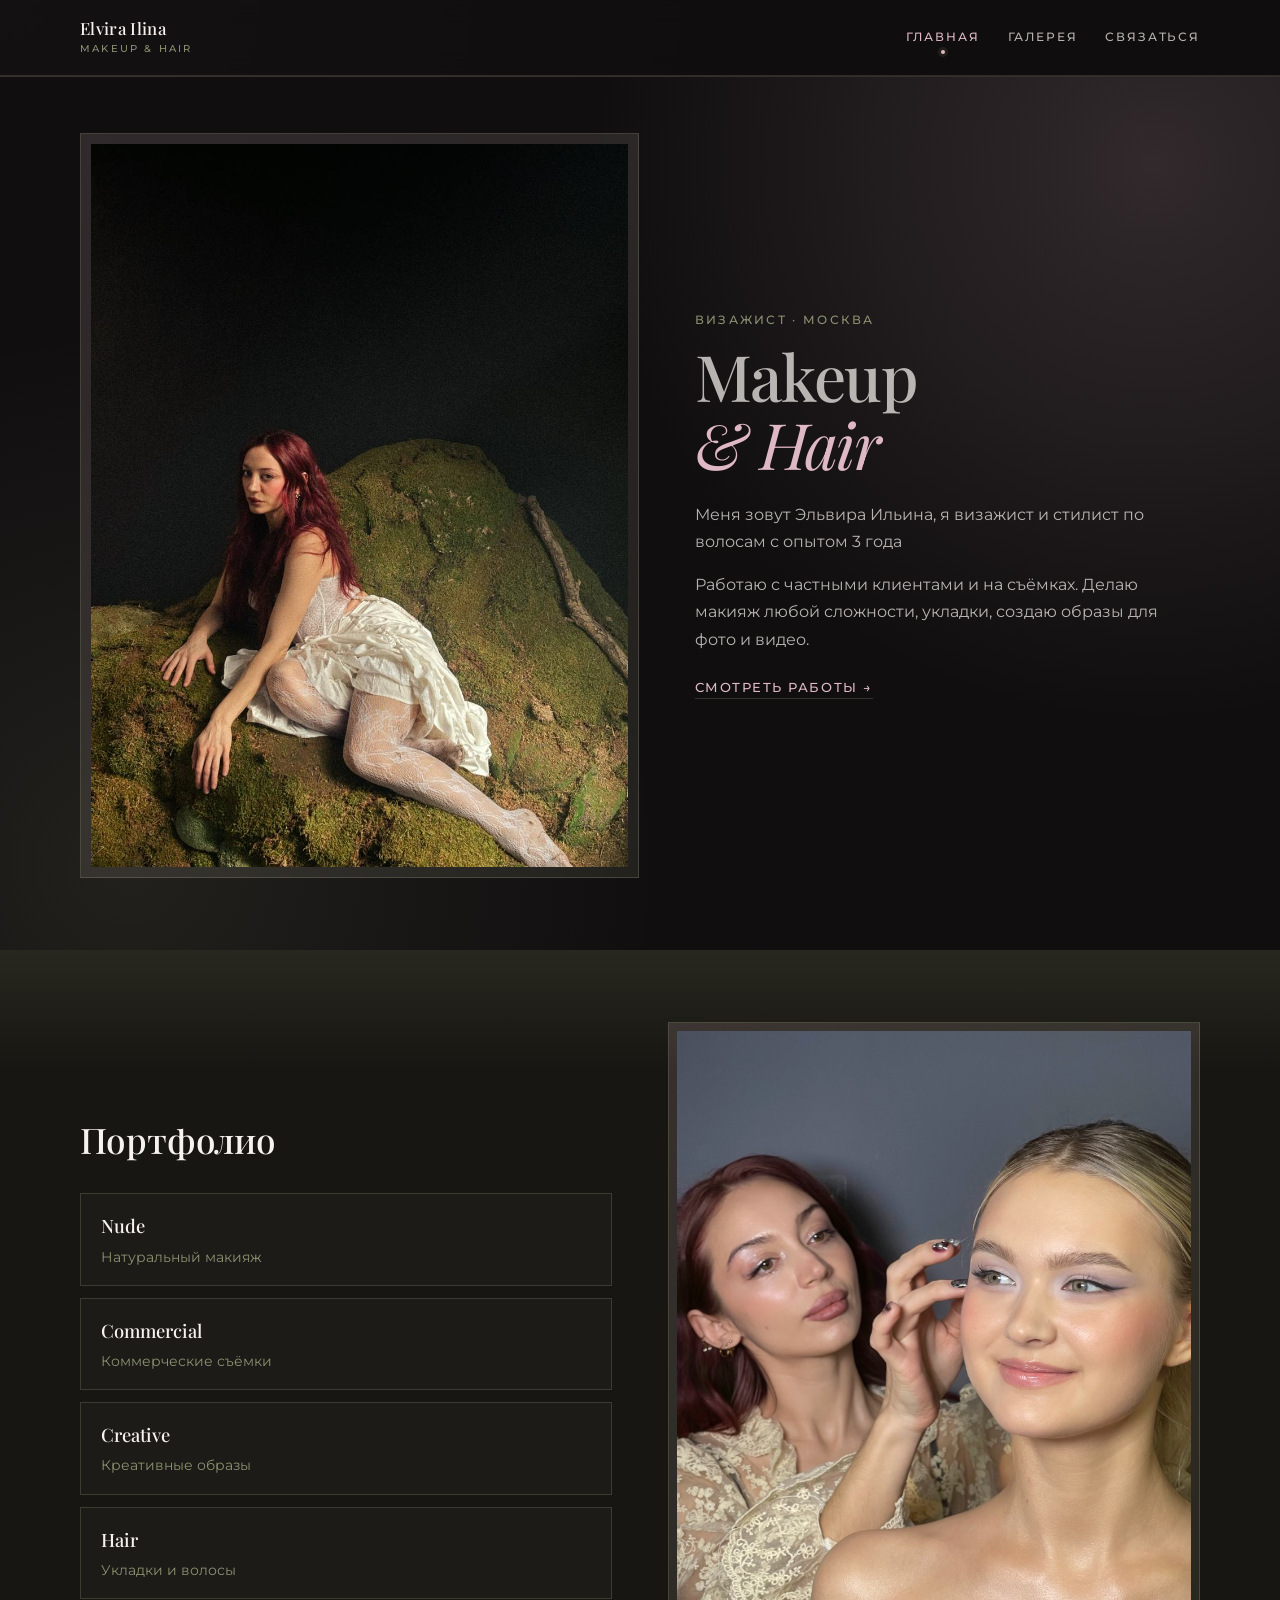
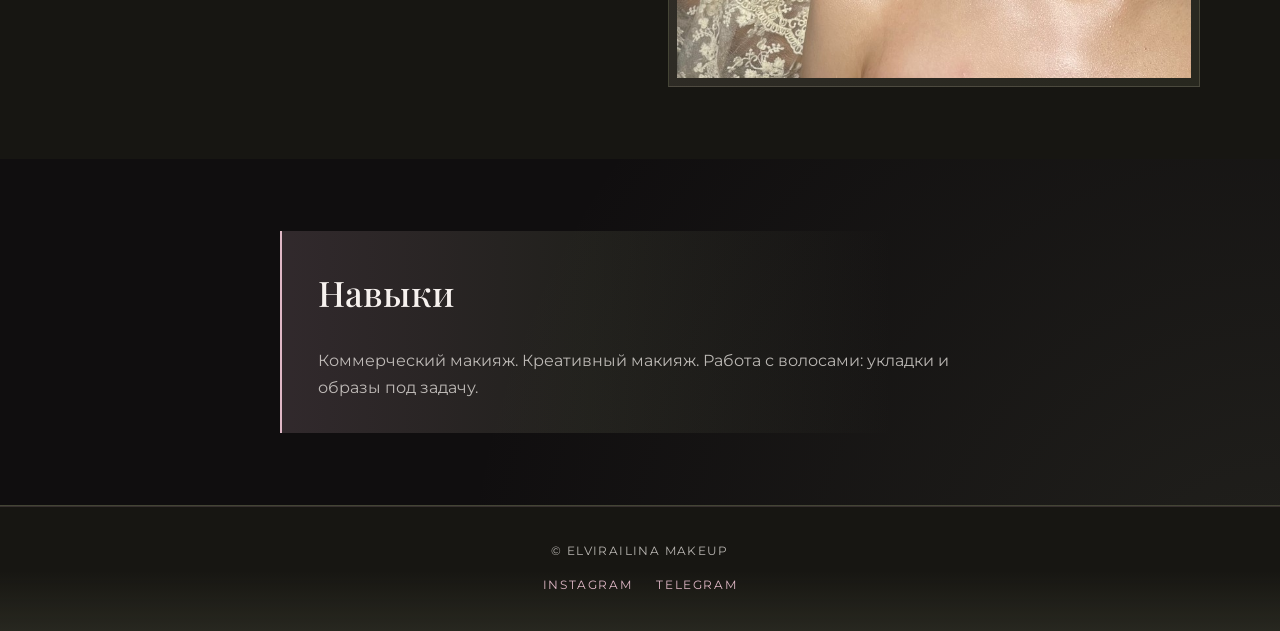
<file: index.html>
<!DOCTYPE html>
<html lang="ru">
<head>
  <meta charset="UTF-8">
  <meta name="viewport" content="width=device-width, initial-scale=1.0">
  <meta name="description" content="Эльвира Ильина — визажист и стилист по волосам в Москве." data-site-attr="site.metaDescription|content">
  <title>ELVIRAILINA MAKEUP — Главная</title>
  <link rel="preconnect" href="https://fonts.googleapis.com">
  <link rel="preconnect" href="https://fonts.gstatic.com" crossorigin>
  <link href="https://fonts.googleapis.com/css2?family=Montserrat:wght@300;400;500;600;700&family=Playfair+Display:wght@400;500;600;700&display=swap" rel="stylesheet">
  <link rel="stylesheet" href="css/style.css">
</head>
<body>
  <header class="header">
    <div class="header__inner container">
      <a href="index.html" class="header__logo">
        <span class="header__logo-name" data-site="site.logoName">Elvira Ilina</span>
        <span class="header__logo-tag" data-site="site.logoTag">makeup & hair</span>
      </a>
      <button class="burger" id="burger" aria-label="Меню" aria-expanded="false">
        <span></span><span></span><span></span>
      </button>
      <nav class="nav" id="nav">
        <a href="index.html" class="nav__link nav__link--active">Главная</a>
        <a href="gallery.html" class="nav__link">Галерея</a>
        <a href="contact.html" class="nav__link">Связаться</a>
      </nav>
    </div>
  </header>

  <main>
    <section class="hero">
      <div class="container hero__inner">
        <div class="hero__media split__media split__media--hero">
          <img src="images/hero.png" alt="Креативный макияж и образ — ELVIRAILINA MAKEUP" loading="eager" data-site-attr="home.heroImage|src" data-site-alt="home.heroAlt">
        </div>
        <div class="hero__content prose">
          <p class="hero__eyebrow" data-site="home.eyebrow">Визажист · Москва</p>
          <h1 class="hero__title" data-site-title>Makeup<br><span>& Hair</span></h1>
          <p data-site="home.intro1">Меня зовут Эльвира Ильина, я визажист и стилист по волосам с опытом 3 года.</p>
          <p data-site="home.intro2">Работаю с частными клиентами, на съёмках, показах, свадьбах и коммерческих проектах. Делаю макияж любой сложности, укладки, создаю образы для фото и видео.</p>
          <p><a class="text-link" href="gallery.html">Смотреть работы →</a></p>
        </div>
      </div>
    </section>

    <section class="section section--alt">
      <div class="container split split--reverse">
        <div class="split__text prose">
          <h2 class="block-title">Портфолио</h2>
          <ul class="portfolio-categories" data-portfolio-categories></ul>
        </div>
        <div class="split__media split__media--framed split__media--video">
          <img src="images/portfolio-second.png" alt="Работа визажиста — ELVIRAILINA MAKEUP" loading="lazy" data-site-attr="home.portfolioImage|src" data-site-alt="home.portfolioAlt">
        </div>
      </div>
    </section>

    <section class="section">
      <div class="container">
        <div class="skills-block prose">
          <h2 class="block-title" data-site="home.skillsTitle">Навыки</h2>
          <p data-site="home.skillsText">Коммерческий макияж для рекламы, кампейнов и съёмок. Креативный макияж для показов, редакционных съёмок и арт-проектов. Работа с волосами: укладки и образы под задачу.</p>
        </div>
      </div>
    </section>
  </main>

  <footer class="footer">
    <div class="container footer__inner">
      <p class="footer__copy" data-site="footer.copyright">© ELVIRAILINA MAKEUP</p>
      <div class="footer__social">
        <a href="#" class="footer__social-link" aria-label="Instagram" data-site-href="footer.instagramUrl">Instagram</a>
        <a href="#" class="footer__social-link" aria-label="Telegram" data-site-href="footer.telegramUrl">Telegram</a>
      </div>
    </div>
  </footer>

  <script src="js/site-content.js"></script>
  <script src="js/content.js"></script>
  <script src="js/main.js"></script>
</body>
</html>
</file>
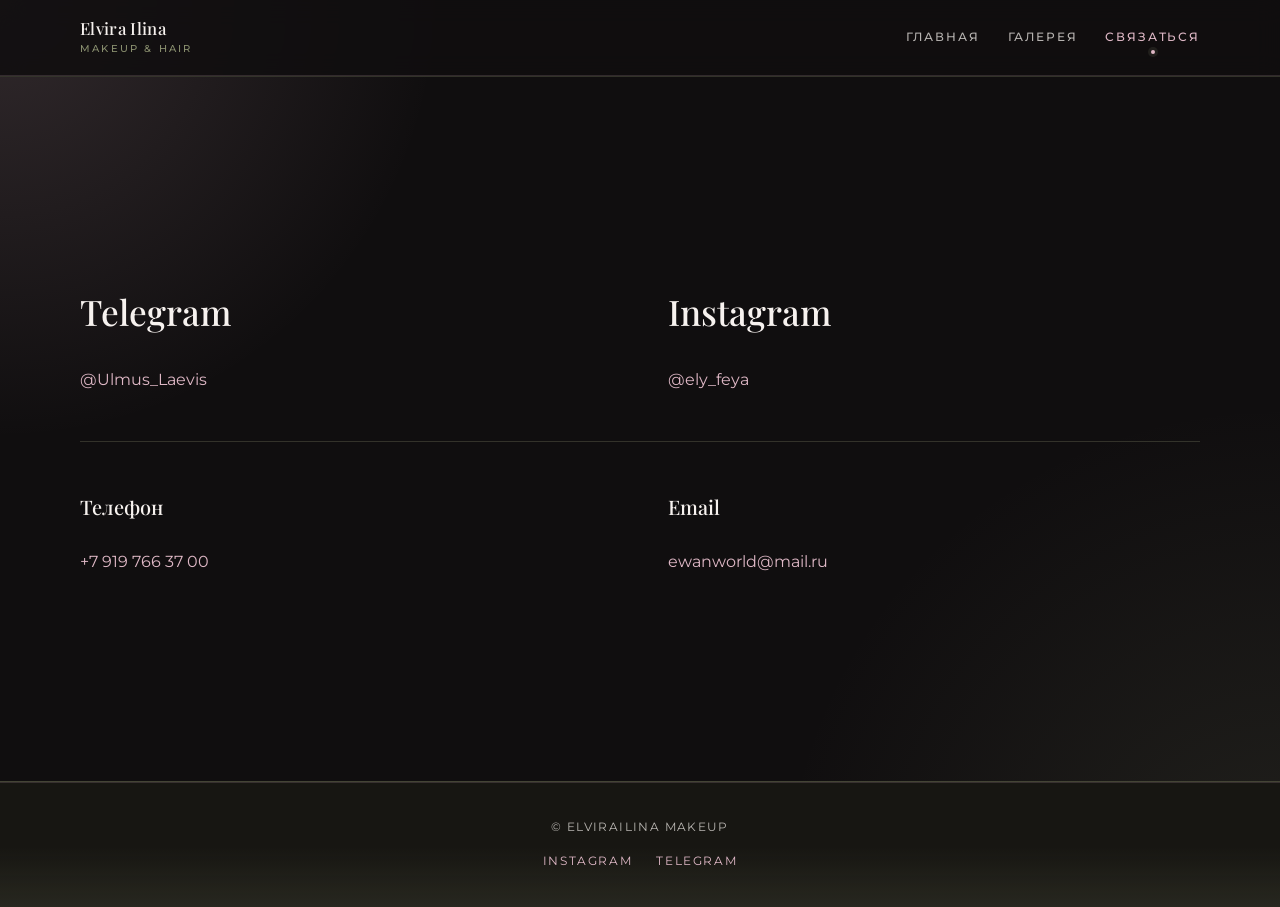
<file: contact.html>
<!DOCTYPE html>
<html lang="ru">
<head>
  <meta charset="UTF-8">
  <meta name="viewport" content="width=device-width, initial-scale=1.0">
  <meta name="description" content="Связаться с Эльвирой Ильиной — ELVIRAILINA MAKEUP">
  <title>ELVIRAILINA MAKEUP — Связаться</title>
  <link rel="preconnect" href="https://fonts.googleapis.com">
  <link rel="preconnect" href="https://fonts.gstatic.com" crossorigin>
  <link href="https://fonts.googleapis.com/css2?family=Montserrat:wght@300;400;500;600;700&family=Playfair+Display:wght@400;500;600;700&display=swap" rel="stylesheet">
  <link rel="stylesheet" href="css/style.css">
</head>
<body>
  <header class="header">
    <div class="header__inner container">
      <a href="index.html" class="header__logo">
        <span class="header__logo-name" data-site="site.logoName">Elvira Ilina</span>
        <span class="header__logo-tag" data-site="site.logoTag">makeup & hair</span>
      </a>
      <button class="burger" id="burger" aria-label="Меню" aria-expanded="false">
        <span></span><span></span><span></span>
      </button>
      <nav class="nav" id="nav">
        <a href="index.html" class="nav__link">Главная</a>
        <a href="gallery.html" class="nav__link">Галерея</a>
        <a href="contact.html" class="nav__link nav__link--active">Связаться</a>
      </nav>
    </div>
  </header>

  <main>
    <section class="section section--tall">
      <div class="container split">
        <div class="split__text prose">
          <h1 class="block-title">Telegram</h1>
          <p><a href="#" data-site-href="contact.telegramUrl" data-site="contact.telegramHandle">@elvirailina</a></p>
        </div>
        <div class="split__text prose">
          <h1 class="block-title">Instagram</h1>
          <p><a href="#" data-site-href="contact.instagramUrl" data-site="contact.instagramHandle">@elvirailina</a></p>
        </div>
      </div>
      <div class="container split contact-extra">
        <div class="split__text prose">
          <h2 class="block-title block-title--sm">Телефон</h2>
          <p><a href="tel:+79001234567" data-site-href="contact.phoneHref" data-site="contact.phone">+7 900 123 45 67</a></p>
        </div>
        <div class="split__text prose">
          <h2 class="block-title block-title--sm">Email</h2>
          <p><a href="mailto:hello@elvirailina.ru" data-site-href="contact.emailHref" data-site="contact.email">hello@elvirailina.ru</a></p>
        </div>
      </div>
    </section>
  </main>

  <footer class="footer">
    <div class="container footer__inner">
      <p class="footer__copy" data-site="footer.copyright">© ELVIRAILINA MAKEUP</p>
      <div class="footer__social">
        <a href="#" class="footer__social-link" aria-label="Instagram" data-site-href="footer.instagramUrl">Instagram</a>
        <a href="#" class="footer__social-link" aria-label="Telegram" data-site-href="footer.telegramUrl">Telegram</a>
      </div>
    </div>
  </footer>

  <script src="js/site-content.js"></script>
  <script src="js/content.js"></script>
  <script src="js/main.js"></script>
</body>
</html>
</file>
<file: css/style.css>
/* ELVIRAILINA MAKEUP — собственный стиль */
:root {
  --bg: #100e0f;
  --bg-alt: #171612;
  --bg-gallery: #141612;
  --pink: #dfb8c6;
  --pink-light: #f2dce4;
  --pink-soft: rgba(223, 184, 198, 0.16);
  --olive: #8b9170;
  --olive-dark: #5f6450;
  --olive-soft: rgba(139, 145, 112, 0.14);
  --accent: #dfb8c6;
  --accent-olive: #8b9170;
  --accent-soft: rgba(223, 184, 198, 0.12);
  --text: #f7f2ef;
  --text-muted: rgba(247, 242, 239, 0.72);
  --line: rgba(223, 184, 198, 0.2);
  --line-olive: rgba(139, 145, 112, 0.28);
  --font: 'Montserrat', Arial, sans-serif;
  --font-heading: 'Playfair Display', Georgia, serif;
  --header-h: 76px;
  --radius: 999px;
  --transition: 0.25s ease;
}

*, *::before, *::after {
  box-sizing: border-box;
  margin: 0;
  padding: 0;
}

html {
  scroll-behavior: smooth;
  -webkit-text-size-adjust: 100%;
}

body {
  font-family: var(--font);
  font-size: 16px;
  font-weight: 400;
  line-height: 1.7;
  color: var(--text);
  background:
    radial-gradient(circle at 0% 0%, var(--pink-soft), transparent 28%),
    radial-gradient(circle at 100% 100%, var(--olive-soft), transparent 32%),
    var(--bg);
  overflow-x: hidden;
}

body.nav-open {
  overflow: hidden;
}

h1, h2, h3 {
  font-family: var(--font-heading);
  font-weight: 500;
}

img {
  display: block;
  max-width: 100%;
  height: auto;
}

a {
  color: var(--accent);
  text-decoration: none;
  transition: color var(--transition), opacity var(--transition);
}

a:hover {
  opacity: 0.85;
}

button {
  font: inherit;
  color: inherit;
  border: none;
  background: none;
  cursor: pointer;
}

.container {
  width: min(1120px, 92vw);
  margin-inline: auto;
}

.text-link {
  display: inline-block;
  margin-top: 8px;
  font-size: 0.8rem;
  font-weight: 500;
  letter-spacing: 0.12em;
  text-transform: uppercase;
  color: var(--pink);
  border-bottom: 1px solid var(--line-olive);
}

.text-link:hover {
  color: var(--olive);
  opacity: 1;
}

/* ===== Шапка ===== */
.header {
  position: sticky;
  top: 0;
  z-index: 100;
  background: rgba(16, 14, 15, 0.88);
  backdrop-filter: blur(12px);
  border-bottom: 1px solid var(--line-olive);
  box-shadow: inset 0 -1px 0 var(--pink-soft);
}

.header__inner {
  display: flex;
  align-items: center;
  justify-content: space-between;
  min-height: var(--header-h);
  gap: 24px;
}

.header__logo {
  display: flex;
  flex-direction: column;
  gap: 2px;
  color: var(--text);
  flex-shrink: 0;
}

.header__logo:hover {
  opacity: 1;
}

.header__logo-name {
  font-family: var(--font-heading);
  font-size: 1.05rem;
  font-weight: 500;
  letter-spacing: 0.02em;
  line-height: 1.1;
}

.header__logo-tag {
  font-size: 0.62rem;
  font-weight: 500;
  letter-spacing: 0.22em;
  text-transform: uppercase;
  color: var(--olive);
}

.nav {
  display: flex;
  align-items: center;
  gap: 28px;
}

.nav__link {
  font-size: 0.72rem;
  font-weight: 500;
  letter-spacing: 0.16em;
  text-transform: uppercase;
  color: var(--text-muted);
  position: relative;
  padding: 6px 0;
}

.nav__link::after {
  content: '';
  position: absolute;
  left: 50%;
  bottom: 0;
  width: 4px;
  height: 4px;
  border-radius: 50%;
  background: var(--pink);
  box-shadow: 0 0 0 3px var(--olive-soft);
  transform: translateX(-50%) scale(0);
  transition: transform var(--transition);
}

.nav__link:hover,
.nav__link--active {
  color: var(--pink);
}

.nav__link:hover::after,
.nav__link--active::after {
  transform: translateX(-50%) scale(1);
}

.burger {
  display: none;
  width: 44px;
  height: 44px;
  position: relative;
  flex-shrink: 0;
  margin-right: -8px;
  z-index: 101;
}

.burger span {
  position: absolute;
  left: 8px;
  width: calc(100% - 16px);
  height: 2px;
  background: var(--pink);
  transition: var(--transition);
}

.burger span:nth-child(1) { top: 14px; }
.burger span:nth-child(2) { top: 21px; }
.burger span:nth-child(3) { top: 28px; }

.burger--open span:nth-child(1) {
  top: 21px;
  transform: rotate(45deg);
}

.burger--open span:nth-child(2) {
  opacity: 0;
}

.burger--open span:nth-child(3) {
  top: 21px;
  transform: rotate(-45deg);
}

/* ===== Герой ===== */
.hero {
  padding: 56px 0 72px;
  background:
    radial-gradient(circle at 90% 10%, var(--pink-soft), transparent 40%),
    radial-gradient(circle at 10% 90%, var(--olive-soft), transparent 38%),
    var(--bg);
}

.hero__inner {
  display: grid;
  grid-template-columns: 1.05fr 0.95fr;
  gap: 56px;
  align-items: center;
}

.hero__eyebrow {
  margin-bottom: 12px;
  font-size: 0.72rem;
  font-weight: 500;
  letter-spacing: 0.2em;
  text-transform: uppercase;
  color: var(--olive);
}

.hero__title {
  margin-bottom: 24px;
  font-size: clamp(2.5rem, 7vw, 4rem);
  font-weight: 500;
  line-height: 1.05;
  letter-spacing: -0.02em;
}

.hero__title span {
  color: var(--pink);
  font-style: italic;
  font-weight: 400;
}

.hero__media img {
  width: 100%;
  aspect-ratio: 4/5;
  object-fit: cover;
  object-position: center top;
  border: 1px solid var(--line-olive);
  padding: 10px;
  background: linear-gradient(135deg, var(--pink-soft), var(--olive-soft));
}

/* ===== Секции ===== */
.section {
  padding: 72px 0;
}

.section--alt {
  background:
    linear-gradient(180deg, var(--olive-soft), transparent 120px),
    var(--bg-alt);
}

.section--gallery {
  background:
    linear-gradient(180deg, var(--pink-soft), transparent 100px),
    var(--bg-gallery);
  padding: 32px 0 72px;
}

.section--tall {
  min-height: calc(100vh - var(--header-h) - 120px);
  display: flex;
  flex-direction: column;
  justify-content: center;
}

.page-title {
  font-family: var(--font-heading);
  font-size: clamp(2rem, 5vw, 3rem);
  font-weight: 500;
  text-align: center;
  letter-spacing: 0.02em;
  color: var(--text);
}

.page-subtitle {
  margin-top: 12px;
  text-align: center;
  font-size: 0.85rem;
  letter-spacing: 0.06em;
  color: var(--olive);
}

.block-title {
  font-family: var(--font-heading);
  font-size: clamp(1.6rem, 4vw, 2.2rem);
  font-weight: 500;
  margin-bottom: 24px;
  color: var(--text);
}

.block-title--sm {
  font-size: 1.25rem;
}

.block-title a {
  color: var(--text);
}

/* ===== Двухколоночные блоки ===== */
.split {
  display: grid;
  grid-template-columns: 1fr 1fr;
  gap: 56px;
  align-items: center;
}

.split--reverse .split__media {
  order: 2;
}

.split--reverse .split__text {
  order: 1;
}

.split__media img {
  width: 100%;
  aspect-ratio: 3/4;
  object-fit: cover;
  object-position: center top;
}

.split__media--framed img {
  border: 1px solid var(--line-olive);
  padding: 8px;
  background: linear-gradient(145deg, var(--pink-soft), var(--olive-soft));
}

.split__media--video img {
  aspect-ratio: 4/5;
}

.prose {
  color: var(--text-muted);
}

.prose p + p {
  margin-top: 16px;
}

.prose .lead {
  font-size: 1.25rem;
  color: var(--accent);
}

.prose--narrow {
  max-width: 640px;
  margin-inline: auto;
}

.prose strong {
  color: var(--text);
  font-weight: 600;
}

.prose a {
  color: var(--pink);
}

.skills-block {
  max-width: 720px;
  margin-inline: auto;
  padding: 32px 36px;
  border-left: 2px solid var(--pink);
  background: linear-gradient(90deg, var(--pink-soft), var(--olive-soft), transparent 85%);
}

/* ===== Категории портфолио ===== */
.portfolio-categories {
  list-style: none;
  display: grid;
  gap: 12px;
}

.portfolio-cat {
  display: flex;
  flex-direction: column;
  gap: 4px;
  padding: 16px 20px;
  border: 1px solid var(--line-olive);
  background: rgba(255, 255, 255, 0.02);
  transition: border-color var(--transition), background var(--transition), transform var(--transition);
}

.portfolio-cat:hover {
  opacity: 1;
  border-color: var(--pink);
  background: linear-gradient(90deg, var(--pink-soft), var(--olive-soft));
  transform: translateX(6px);
}

.portfolio-cat strong {
  font-family: var(--font-heading);
  font-size: 1.15rem;
  font-weight: 500;
  color: var(--text);
}

.portfolio-cat span {
  font-size: 0.85rem;
  color: var(--olive);
}

.contact-extra {
  margin-top: 48px;
  padding-top: 48px;
  border-top: 1px solid var(--line-olive);
}

/* ===== Галерея ===== */
.gallery-filters {
  display: flex;
  flex-wrap: wrap;
  justify-content: center;
  gap: 10px;
  margin-top: 28px;
}

.gallery-count {
  text-align: center;
  margin-top: 14px;
  font-size: 0.78rem;
  letter-spacing: 0.1em;
  text-transform: uppercase;
  color: var(--text-muted);
}

.gallery-filter {
  padding: 10px 22px;
  font-size: 0.68rem;
  font-weight: 500;
  letter-spacing: 0.14em;
  text-transform: uppercase;
  color: var(--text-muted);
  border: 1px solid var(--line-olive);
  border-radius: var(--radius);
  transition: var(--transition);
}

.gallery-filter:hover {
  color: var(--pink);
  border-color: var(--pink);
  background: var(--pink-soft);
  opacity: 1;
}

.gallery-filter--active {
  color: var(--bg);
  background: var(--olive);
  border-color: var(--olive);
  opacity: 1;
}

.gallery-grid {
  display: grid;
  grid-template-columns: repeat(3, 1fr);
  gap: 12px;
}

.gallery-item {
  display: block;
  overflow: hidden;
  aspect-ratio: 3/4;
  border: 1px solid transparent;
  transition: border-color var(--transition), opacity 0.3s;
}

.gallery-item:hover {
  border-color: var(--pink);
  box-shadow: 0 0 0 1px var(--olive-soft);
}

.gallery-item--hidden {
  display: none;
}

.gallery-item img {
  width: 100%;
  height: 100%;
  object-fit: cover;
  transition: transform 0.45s ease;
}

.gallery-item:hover img {
  transform: scale(1.05);
}

/* ===== Режим редактирования галереи ===== */
.gallery-edit {
  margin-top: 24px;
  padding: 16px 20px;
  border: 1px solid var(--line-olive);
  background: linear-gradient(90deg, var(--pink-soft), var(--olive-soft));
  text-align: center;
}

.gallery-edit__text {
  font-size: 0.85rem;
  color: var(--text-muted);
  margin-bottom: 12px;
}

.gallery-edit__actions {
  display: flex;
  flex-wrap: wrap;
  justify-content: center;
  gap: 16px;
  align-items: center;
}

.gallery-edit__btn {
  padding: 10px 24px;
  font-size: 0.72rem;
  font-weight: 600;
  letter-spacing: 0.12em;
  text-transform: uppercase;
  color: var(--bg);
  background: var(--olive);
  border-radius: var(--radius);
  transition: var(--transition);
}

.gallery-edit__btn:hover {
  opacity: 0.9;
}

.gallery-edit__link {
  font-size: 0.75rem;
  letter-spacing: 0.08em;
  text-transform: uppercase;
  color: var(--pink);
}

.gallery-grid--edit .gallery-item {
  cursor: grab;
  border-color: var(--line-olive);
}

.gallery-grid--edit .gallery-item:active {
  cursor: grabbing;
}

.gallery-item--dragging {
  opacity: 0.45;
  border-color: var(--pink);
}

.gallery-item__handle {
  position: absolute;
  top: 8px;
  right: 8px;
  z-index: 2;
  padding: 4px 8px;
  font-size: 0.65rem;
  font-weight: 600;
  letter-spacing: 0.1em;
  text-transform: uppercase;
  color: var(--bg);
  background: var(--pink);
  border-radius: var(--radius);
  pointer-events: none;
}

.gallery-item--edit {
  position: relative;
}

.gallery-item--edit img {
  pointer-events: none;
}

/* ===== Лайтбокс ===== */
.lightbox {
  position: fixed;
  inset: 0;
  z-index: 200;
  background: rgba(16, 14, 15, 0.96);
  display: flex;
  flex-direction: column;
  align-items: center;
  justify-content: center;
  padding: 40px;
}

.lightbox[hidden] {
  display: none;
}

.lightbox__close {
  position: absolute;
  top: 20px;
  right: 24px;
  font-size: 2.5rem;
  color: var(--pink);
  line-height: 1;
}

.lightbox__img {
  max-width: 92vw;
  max-height: 80vh;
  object-fit: contain;
}

.lightbox__caption {
  margin-top: 16px;
  font-size: 0.85rem;
  letter-spacing: 0.1em;
  text-transform: uppercase;
  color: var(--olive);
}

/* ===== Подвал ===== */
.footer {
  background:
    linear-gradient(0deg, var(--olive-soft), transparent 60px),
    var(--bg-alt);
  padding: 36px 0;
  border-top: 1px solid var(--line-olive);
  box-shadow: inset 0 1px 0 var(--pink-soft);
}

.footer__inner {
  display: flex;
  flex-direction: column;
  align-items: center;
  text-align: center;
  gap: 14px;
}

.footer__copy {
  font-size: 0.72rem;
  letter-spacing: 0.12em;
  text-transform: uppercase;
  color: var(--text-muted);
}

.footer__social {
  display: flex;
  gap: 24px;
}

.footer__social-link {
  font-size: 0.72rem;
  letter-spacing: 0.14em;
  text-transform: uppercase;
  color: var(--pink);
}

.footer__social-link:hover {
  color: var(--olive);
  opacity: 1;
}

/* ===== Адаптив ===== */
@media (max-width: 1024px) {
  .hero__inner,
  .split {
    gap: 40px;
  }

  .gallery-grid {
    grid-template-columns: repeat(2, 1fr);
  }
}

@media (max-width: 768px) {
  :root {
    --header-h: 64px;
  }

  .container {
    width: min(1120px, 90vw);
  }

  .burger {
    display: block;
  }

  .nav {
    position: fixed;
    top: var(--header-h);
    left: 0;
    right: 0;
    z-index: 99;
    background: rgba(23, 22, 18, 0.98);
    backdrop-filter: blur(12px);
    flex-direction: column;
    align-items: stretch;
    padding: 20px 24px 28px;
    gap: 4px;
    transform: translateY(-120%);
    opacity: 0;
    visibility: hidden;
    transition: transform 0.3s, opacity 0.3s, visibility 0.3s;
    border-bottom: 1px solid var(--line);
    max-height: calc(100dvh - var(--header-h));
    overflow-y: auto;
  }

  .nav__link {
    padding: 14px 0;
    font-size: 0.8rem;
  }

  .nav--open {
    transform: translateY(0);
    opacity: 1;
    visibility: visible;
  }

  .hero {
    padding: 28px 0 40px;
  }

  .hero__inner,
  .split,
  .split--reverse .split__media,
  .split--reverse .split__text {
    grid-template-columns: 1fr;
    order: unset;
  }

  .hero__inner {
    display: flex;
    flex-direction: column;
    gap: 32px;
  }

  .hero__content {
    order: 1;
  }

  .hero__media {
    order: 2;
  }

  .hero__title {
    font-size: clamp(2rem, 11vw, 3rem);
    margin-bottom: 18px;
  }

  .hero__media img {
    padding: 6px;
  }

  .section {
    padding: 48px 0;
  }

  .section--gallery {
    padding: 24px 0 48px;
  }

  .section--tall {
    min-height: auto;
    padding: 48px 0;
    justify-content: flex-start;
  }

  .page-subtitle {
    font-size: 0.78rem;
    line-height: 1.5;
    padding-inline: 8px;
  }

  .block-title {
    margin-bottom: 16px;
  }

  .contact-extra {
    margin-top: 32px;
    padding-top: 32px;
    gap: 32px;
  }

  .portfolio-cat:hover {
    transform: none;
  }

  .gallery-filters {
    flex-wrap: nowrap;
    justify-content: flex-start;
    overflow-x: auto;
    overscroll-behavior-x: contain;
    -webkit-overflow-scrolling: touch;
    scrollbar-width: none;
    margin-top: 20px;
    padding-bottom: 6px;
    margin-inline: -4vw;
    padding-inline: 4vw;
  }

  .gallery-filters::-webkit-scrollbar {
    display: none;
  }

  .gallery-filter {
    flex-shrink: 0;
    min-height: 44px;
    padding: 10px 18px;
  }

  .gallery-grid {
    grid-template-columns: repeat(2, 1fr);
    gap: 8px;
  }

  .skills-block {
    padding: 24px 20px;
  }

  .lightbox {
    padding: 16px;
    padding-top: max(16px, env(safe-area-inset-top));
    padding-bottom: max(16px, env(safe-area-inset-bottom));
  }

  .lightbox__close {
    top: max(12px, env(safe-area-inset-top));
    right: 12px;
    width: 44px;
    height: 44px;
    display: grid;
    place-items: center;
    font-size: 2rem;
  }

  .lightbox__img {
    max-width: 100%;
    max-height: 75dvh;
  }

  .footer {
    padding: 28px 0 max(28px, env(safe-area-inset-bottom));
  }
}

@media (max-width: 480px) {
  .container {
    width: min(1120px, 92vw);
  }

  .header__logo-name {
    font-size: 0.95rem;
  }

  .header__logo-tag {
    font-size: 0.58rem;
  }

  .hero__eyebrow {
    font-size: 0.68rem;
  }

  .gallery-grid {
    grid-template-columns: 1fr;
    gap: 10px;
  }

  .gallery-filter {
    font-size: 0.62rem;
    padding: 10px 14px;
  }

  .footer__social {
    flex-wrap: wrap;
    justify-content: center;
    gap: 16px 24px;
  }
}

@media (hover: none) {
  .portfolio-cat:hover,
  .gallery-item:hover img {
    transform: none;
  }

  .gallery-item:active img {
    transform: scale(1.02);
  }
}
</file>
